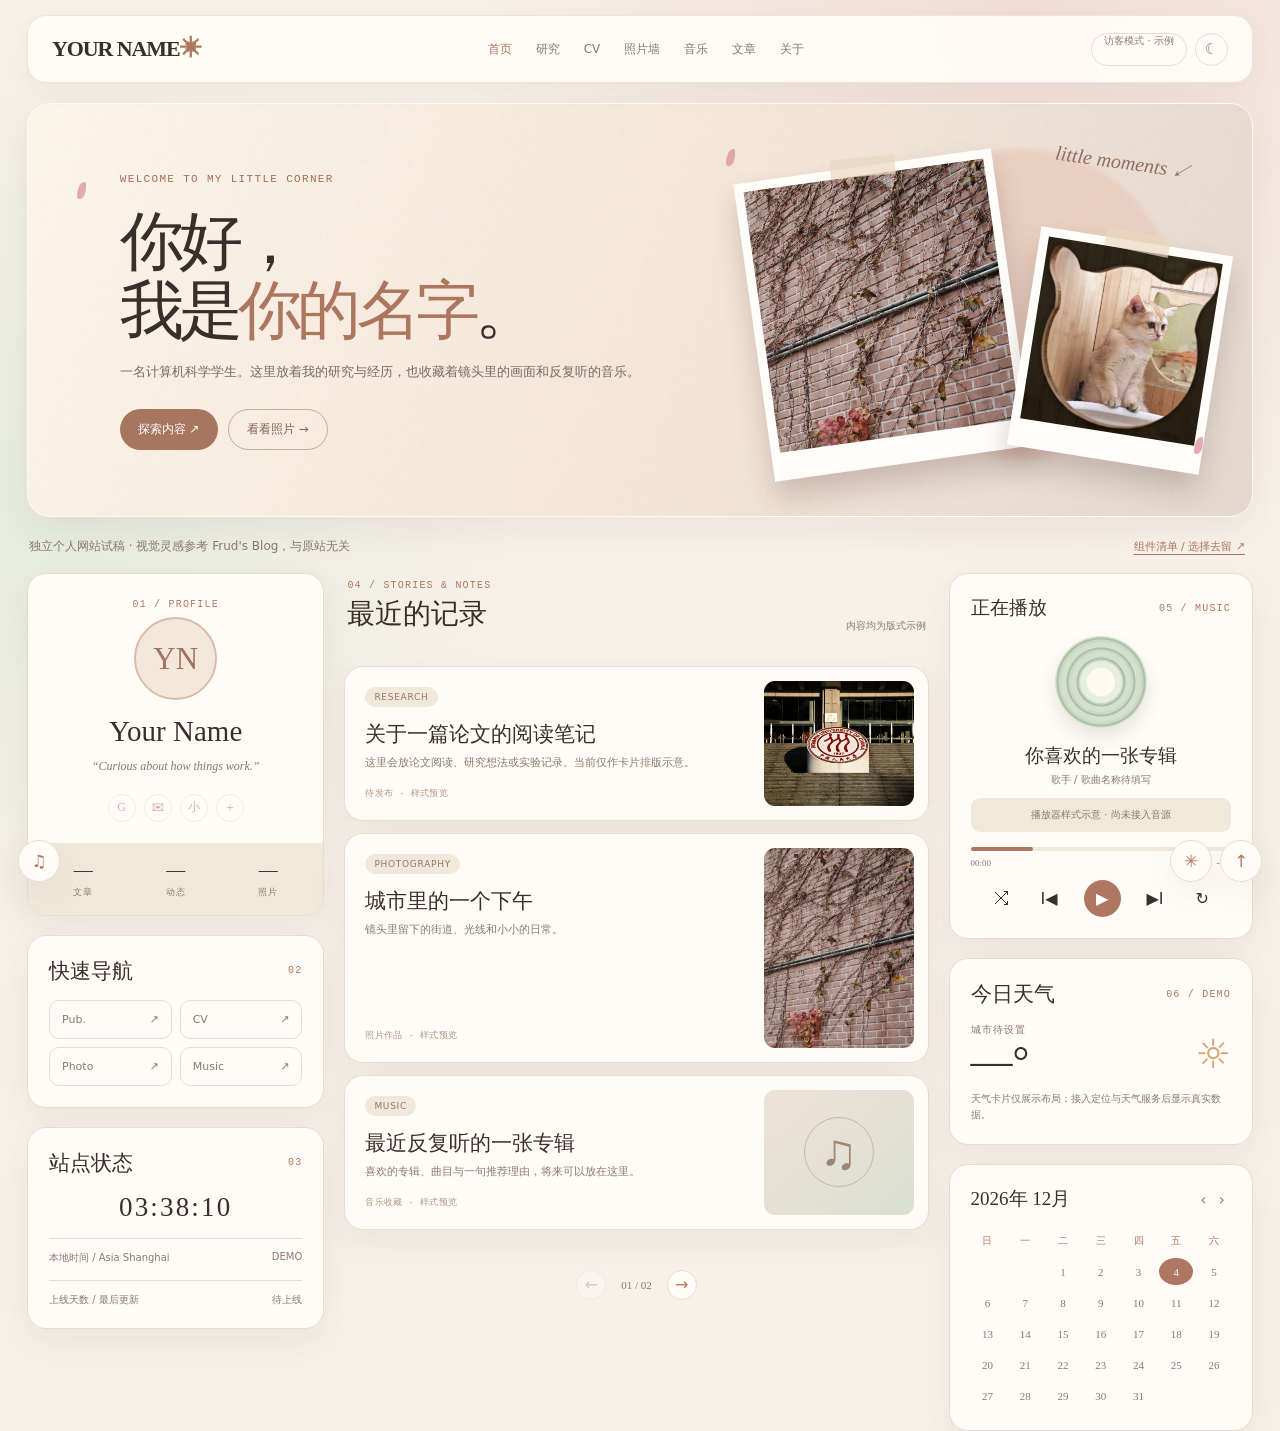
<file: index.html>
<!doctype html>
<html lang="zh-CN">
<head>
  <meta charset="utf-8">
  <meta name="viewport" content="width=device-width,initial-scale=1">
  <meta name="description" content="纸张拼贴风格个人网站完整组件试稿">
  <link rel="icon" href="data:image/svg+xml,%3Csvg xmlns='http://www.w3.org/2000/svg' viewBox='0 0 64 64'%3E%3Crect width='64' height='64' rx='16' fill='%23f5e6d9'/%3E%3Ctext x='32' y='45' text-anchor='middle' font-size='42' fill='%23a8755f'%3E%E2%9C%B3%3C/text%3E%3C/svg%3E">
  <title>完整组件试稿 · Your Name</title>
  <style>
    :root{color-scheme:light;--bg:#f7f1e9;--paper:#fffcf7;--paper2:#f1e8dc;--ink:#392f2a;--muted:#8a796e;--accent:#af7761;--olive:#82927d;--line:#e8dcd0;--shadow:0 13px 35px rgba(83,62,48,.07)}
    *{box-sizing:border-box}html{scroll-behavior:smooth}body{margin:0;background:radial-gradient(circle at 80% 1%,#f0dcd5 0,transparent 32%),radial-gradient(circle at 5% 35%,#e6ebdf 0,transparent 30%),var(--bg);color:var(--ink);font-family:"Microsoft YaHei",system-ui,sans-serif}body.dark{color-scheme:dark;--bg:#252421;--paper:#34312d;--paper2:#403a33;--ink:#f4e9db;--muted:#b7a99b;--accent:#d7a086;--olive:#a5b59b;--line:#554a42;--shadow:0 13px 35px rgba(0,0,0,.16);background:#252421}a{color:inherit;text-decoration:none}button,input{font:inherit}button{cursor:pointer}a:focus-visible,button:focus-visible,input:focus-visible{outline:2px solid var(--accent);outline-offset:3px}img{display:block;max-width:100%}
    .wrap{width:min(1480px,calc(100% - 54px));margin:auto}.site-header{position:sticky;top:10px;z-index:30;width:min(1480px,calc(100% - 54px));height:68px;margin:15px auto 0;padding:0 24px;display:flex;align-items:center;gap:24px;background:color-mix(in srgb,var(--paper) 91%,transparent);border:1px solid color-mix(in srgb,var(--line) 75%,transparent);border-radius:19px;box-shadow:0 8px 25px rgba(78,57,43,.05);backdrop-filter:blur(15px)}.brand{flex:none;font:700 22px Georgia,"Songti SC",serif;letter-spacing:-.05em}.brand i{color:var(--accent);font-style:normal}.top-nav{display:flex;align-items:center;gap:24px;margin:auto;white-space:nowrap}.top-nav a{font-size:12px;color:var(--muted);transition:color .2s}.top-nav a:hover,.top-nav a.active{color:var(--accent)}.head-actions{display:flex;align-items:center;gap:8px;flex:none}.chip,.icon-btn{height:33px;border:1px solid var(--line);background:var(--paper);color:var(--muted);border-radius:999px}.chip{padding:0 12px;font-size:10px;white-space:nowrap}.icon-btn{width:33px;display:grid;place-items:center;font-size:15px}
    .hero{position:relative;min-height:414px;display:flex;align-items:center;margin-top:20px;overflow:hidden;border-radius:23px;background:linear-gradient(112deg,#fdf6eb 0%,#f5e6d9 52%,#e4d8cf 100%);border:1px solid #fffaf5;box-shadow:var(--shadow)}.hero:before{content:"";position:absolute;inset:0;opacity:.2;background-image:url("data:image/svg+xml,%3Csvg viewBox='0 0 120 120' xmlns='http://www.w3.org/2000/svg'%3E%3Cfilter id='n'%3E%3CfeTurbulence type='fractalNoise' baseFrequency='.55' numOctaves='2'/%3E%3C/filter%3E%3Crect width='100%25' height='100%25' filter='url(%23n)' opacity='.22'/%3E%3C/svg%3E")}.hero-copy{position:relative;z-index:2;width:55%;padding:42px 0 45px 7.5%}.eyebrow,.module-id,.smallcap,.post-meta,.stats-label,.footer{font-family:ui-monospace,Consolas,monospace;letter-spacing:.12em}.eyebrow{color:#a76e59;font-size:11px}.hero h1{margin:21px 0 10px;font:500 clamp(43px,5vw,78px)/1.09 Georgia,"Songti SC",serif;letter-spacing:-.075em}.hero h1 em{font-style:normal;color:#ac765f}.hero-copy p{max-width:540px;color:#756b64;font-size:13px;line-height:1.95}.hero-actions{display:flex;gap:10px;margin-top:25px}.solid-btn,.ghost-btn{display:inline-flex;align-items:center;gap:12px;padding:11px 18px;border-radius:999px;font-size:12px}.solid-btn{color:white;background:#a8755f}.ghost-btn{border:1px solid #c6aa9b;color:#806257}.hero-art{position:absolute;inset:0 0 0 auto;width:48%;pointer-events:none}.sun{position:absolute;width:310px;height:310px;right:13%;top:45px;border-radius:50%;background:#eac6b6;filter:blur(2px);opacity:.6}.polaroid{position:absolute;padding:9px 9px 28px;background:#fffdfa;box-shadow:0 17px 28px rgba(66,44,36,.21)}.polaroid img{width:100%;height:100%;object-fit:cover}.polaroid.one{width:260px;height:300px;left:15%;top:61px;transform:rotate(-8deg)}.polaroid.two{width:194px;height:221px;right:6%;top:136px;transform:rotate(9deg)}.polaroid:after{content:"";position:absolute;width:65px;height:19px;top:-9px;left:calc(50% - 32px);background:#ead8bfaf;transform:rotate(3deg)}.hero-art .doodle{position:absolute;right:10%;top:45px;color:#916d61;font:italic 20px Georgia,serif;transform:rotate(8deg)}.petal{position:absolute;z-index:3;width:9px;height:17px;border-radius:85% 12% 70% 17%;background:#d9949d;opacity:.76;animation:drift 6s ease-in-out infinite alternate}.p1{left:4%;top:19%}.p2{left:57%;top:11%;animation-delay:-2s}.p3{right:4%;bottom:15%;animation-delay:-4s}@keyframes drift{to{translate:13px 16px;rotate:25deg}}
    .study-bar{display:flex;align-items:center;justify-content:space-between;gap:20px;padding:21px 2px 18px}.study-bar p{margin:0;color:var(--muted);font-size:12px}.study-bar button{border:0;background:none;color:var(--accent);font-size:11px;text-decoration:underline;text-underline-offset:4px}.search-row{position:relative;max-width:620px;margin:2px auto 27px}.search-row input{width:100%;height:49px;padding:0 49px 0 19px;border:1px solid var(--line);border-radius:15px;background:var(--paper);color:var(--ink);box-shadow:var(--shadow);font-size:12px}.search-row span{position:absolute;right:17px;top:13px;color:var(--accent);font-size:19px}
    .layout{display:grid;grid-template-columns:minmax(235px,.84fr) minmax(400px,1.65fr) minmax(248px,.86fr);gap:20px;align-items:start}.column{display:flex;flex-direction:column;gap:19px;min-width:0}.card{position:relative;background:var(--paper);border:1px solid var(--line);border-radius:19px;box-shadow:var(--shadow);overflow:hidden}.module-id{color:var(--accent);font-size:10px;text-transform:uppercase}.card-pad{padding:21px}.card-head{display:flex;align-items:center;justify-content:space-between;gap:10px;margin-bottom:15px}.card-head h2,.card-head h3{margin:0;font:500 21px Georgia,"Songti SC",serif}.tiny-note{color:var(--muted);font-size:10px}
    .profile{padding:25px;text-align:center}.profile-avatar{width:83px;height:83px;margin:7px auto 15px;display:grid;place-items:center;border:2px solid #d8bba9;border-radius:50%;background:#f3e7dc;color:#9f735f;font:31px Georgia,serif}.profile h2{margin:0;font:500 29px Georgia,serif}.profile-quote{margin:9px auto 17px;max-width:235px;color:var(--muted);font:italic 12px/1.65 Georgia,"Songti SC",serif}.social{display:flex;justify-content:center;gap:8px}.social a,.social span{width:28px;height:28px;display:grid;place-items:center;border-radius:50%;border:1px solid var(--line);color:var(--accent);font:12px Georgia,serif}.social span{opacity:.55}.stats{display:grid;grid-template-columns:repeat(3,1fr);gap:2px;margin:21px -25px -25px;padding:16px 10px;background:var(--paper2)}.stats b{display:block;font:500 19px Georgia,serif}.stats-label{display:block;margin-top:5px;color:var(--muted);font-size:9px}.quick-links{display:grid;grid-template-columns:1fr 1fr;gap:8px}.quick-links a{display:flex;justify-content:space-between;padding:12px;border:1px solid var(--line);border-radius:10px;color:var(--muted);font-size:11px;transition:background .2s}.quick-links a:hover{background:var(--paper2);color:var(--ink)}.clock{font:500 27px Georgia,serif;letter-spacing:.08em;text-align:center}.status-line{display:flex;justify-content:space-between;margin-top:15px;border-top:1px solid var(--line);padding-top:12px;color:var(--muted);font-size:10px}
    .feed-title{display:flex;align-items:end;justify-content:space-between;margin:0 0 14px;padding:0 3px}.feed-title h2{margin:3px 0 0;font:500 28px Georgia,"Songti SC",serif}.feed-title small{color:var(--muted);font-size:10px}.post{display:grid;grid-template-columns:1fr 150px;gap:16px;padding:14px;margin-bottom:12px;min-height:150px}.post-copy{display:flex;flex-direction:column;min-width:0;padding:6px}.post-tag{align-self:start;padding:5px 9px;border-radius:999px;background:var(--paper2);color:#987765;font-size:9px;letter-spacing:.08em}.post h3{margin:13px 0 6px;font:500 21px/1.35 Georgia,"Songti SC",serif}.post p{margin:0;color:var(--muted);font-size:11px;line-height:1.7}.post-meta{display:flex;align-items:center;gap:11px;margin-top:auto;padding-top:14px;color:#ad9788;font-size:9px;letter-spacing:.04em}.post-media{overflow:hidden;border-radius:11px;background:#e8ddd0}.post-media img{width:100%;height:100%;object-fit:cover}.post-media.illustration{display:grid;place-items:center;background:linear-gradient(140deg,#efe2d7,#d9dfd1);color:#9c8775;font:italic 50px Georgia,serif}.post-media.illustration span{width:70px;height:70px;display:grid;place-items:center;border:1px solid #c8b8a9;border-radius:50%}.pagination{display:flex;align-items:center;justify-content:center;gap:15px;padding:9px}.pagination button{border:1px solid var(--line);border-radius:999px;background:var(--paper);color:var(--accent);width:30px;height:30px}.pagination button:disabled{opacity:.35;cursor:default}.pagination span{color:var(--muted);font:11px Georgia,serif}
    .record{width:92px;height:92px;margin:10px auto 15px;border-radius:50%;display:grid;place-items:center;background:repeating-radial-gradient(circle at center,#cbd8c6 0 2px,#abbfa8 3px 4px,#d4e0cc 5px 10px);box-shadow:0 9px 18px rgba(75,80,65,.13);animation:spin 12s linear infinite;animation-play-state:paused}.record.playing{animation-play-state:running}.record:before{content:"";width:28px;height:28px;border:7px solid #e7f0e0;background:#fffaf1;border-radius:50%}@keyframes spin{to{transform:rotate(360deg)}}.player{text-align:center}.player h3{margin:0;font:500 19px Georgia,"Songti SC",serif}.player p{margin:4px 0 11px;color:var(--muted);font-size:10px}.lyric{padding:10px;border-radius:9px;background:var(--paper2);color:var(--muted);font-size:10px}.progress{height:4px;margin:15px 0 7px;border-radius:9px;background:var(--paper2)}.progress i{display:block;width:24%;height:100%;border-radius:9px;background:var(--accent)}.time{display:flex;justify-content:space-between;color:var(--muted);font:9px Georgia,serif}.controls{display:flex;align-items:center;justify-content:center;gap:20px;margin-top:12px}.controls button{border:0;background:none;color:var(--ink);font-size:16px}.controls .play{width:37px;height:37px;border-radius:50%;background:var(--accent);color:#fff}.weather-main{display:flex;align-items:center;justify-content:space-between}.weather-main strong{font:42px Georgia,serif}.weather-main .sun-icon{font-size:40px;color:#d2a274}.weather-note{margin:6px 0 0;color:var(--muted);font-size:10px;line-height:1.6}.calendar-title{display:flex;justify-content:space-between;align-items:center;margin-bottom:15px}.calendar-title strong{font:500 19px Georgia,serif}.calendar-title button{border:0;background:none;color:var(--accent)}.calendar-grid{display:grid;grid-template-columns:repeat(7,1fr);gap:4px;text-align:center}.calendar-grid span{height:27px;display:grid;place-items:center;font:11px Georgia,serif;color:var(--muted)}.calendar-grid .weekday{color:var(--accent);font-size:10px}.calendar-grid .today{border-radius:50%;background:var(--accent);color:#fff}
    .footer{display:flex;justify-content:space-between;gap:15px;margin:48px auto 100px;padding:21px 0;border-top:1px solid var(--line);color:var(--muted);font-size:10px}.float-controls{position:fixed;z-index:25;bottom:18px;right:18px;display:flex;gap:8px}.float-controls button,.floating-left{width:42px;height:42px;border:1px solid var(--line);border-radius:50%;background:var(--paper);color:var(--accent);box-shadow:var(--shadow);font-size:17px}.floating-left{position:fixed;z-index:25;left:18px;bottom:18px;display:grid;place-items:center}.toast{position:fixed;z-index:50;left:50%;bottom:70px;transform:translateX(-50%);padding:9px 16px;border-radius:999px;background:var(--ink);color:var(--paper);font-size:11px;box-shadow:var(--shadow)}.toast[hidden]{display:none}
    .inventory{position:fixed;z-index:60;top:92px;right:24px;width:min(350px,calc(100vw - 32px));max-height:calc(100vh - 110px);overflow:auto;padding:21px;border:1px solid var(--line);border-radius:19px;background:var(--paper);box-shadow:0 25px 65px rgba(45,28,20,.24)}.inventory[hidden]{display:none}.inventory-top{display:flex;align-items:center;justify-content:space-between}.inventory h2{margin:0;font:500 22px Georgia,"Songti SC",serif}.inventory p{color:var(--muted);font-size:11px;line-height:1.6}.inventory-list{display:grid;gap:6px}.inventory-list label{display:flex;align-items:center;gap:10px;padding:9px 7px;border-bottom:1px solid var(--line);font-size:11px}.inventory-list input{accent-color:var(--accent)}.inventory-list em{margin-left:auto;color:var(--accent);font:9px ui-monospace,monospace}.inventory-reset{width:100%;margin-top:16px;padding:10px;border:1px solid var(--line);border-radius:9px;background:var(--paper2);color:var(--ink);font-size:11px}.hidden-module{display:none!important}
    @media(max-width:1240px){.top-nav{gap:13px}.top-nav a{font-size:11px}.layout{grid-template-columns:minmax(215px,.8fr) minmax(370px,1.55fr)}.right-col{grid-column:1/-1;display:grid;grid-template-columns:repeat(3,minmax(0,1fr))}.right-col .card{height:100%}}
    @media(max-width:790px){.wrap,.site-header{width:calc(100% - 28px)}.site-header{height:auto;min-height:61px;padding:11px 16px}.top-nav{overflow:auto;margin-left:auto}.top-nav a:nth-child(n+5){display:none}.head-actions .chip{display:none}.hero{min-height:350px}.hero-copy{width:65%;padding-left:5%}.hero-art{width:40%}.polaroid.one{width:155px;height:180px;left:0;top:92px}.polaroid.two{width:120px;height:140px;right:2%;top:155px}.doodle{display:none}.layout{grid-template-columns:1fr}.left-col{display:grid;grid-template-columns:1fr 1fr}.left-col .profile{grid-row:span 2}.right-col{grid-column:auto}.post{grid-template-columns:1fr 130px}}
    @media(max-width:560px){.site-header{top:5px;margin-top:6px}.brand{font-size:18px}.top-nav{gap:10px}.top-nav a:nth-child(n+3){display:none}.hero{min-height:520px;align-items:start}.hero-copy{width:100%;padding:30px 26px}.hero h1{font-size:44px}.hero-copy p{font-size:11px}.hero-art{inset:auto 0 0;width:100%;height:215px}.sun{width:180px;height:180px;right:16%;top:0}.polaroid.one{width:160px;height:176px;left:23%;top:15px}.polaroid.two{width:110px;height:130px;right:11%;top:60px}.study-bar{padding-top:17px}.study-bar p{font-size:10px}.search-row{margin-bottom:19px}.left-col,.right-col{display:flex}.post{grid-template-columns:1fr 105px;min-height:137px;padding:10px}.post h3{font-size:17px}.post p{font-size:10px}.post-meta{font-size:8px}.footer{flex-direction:column}.float-controls{right:10px;bottom:10px}.floating-left{left:10px;bottom:10px}}
    @media(prefers-reduced-motion:reduce){*,*:before,*:after{animation-duration:.01ms!important;scroll-behavior:auto!important}}
    .search-row,.footer{display:none!important}
  </style>
</head>
<body>
  <header class="site-header" data-module="header"><a class="brand" href="paper-blog-full-demo.html">YOUR NAME<i>✳</i></a><nav class="top-nav" aria-label="主导航"><a class="active" href="#top">首页</a><a href="paper-publications-demo.html">研究</a><a href="paper-cv-demo.html">CV</a><a href="paper-photography-demo.html">照片墙</a><a href="paper-music-demo.html">音乐</a><a href="#feed">文章</a><a href="#profile">关于</a></nav><div class="head-actions"><span class="chip">访客模式 · 示例</span><button id="theme-toggle" class="icon-btn" aria-label="切换深色模式">☾</button></div></header>
  <main id="top" class="wrap">
    <section class="hero" data-module="hero" aria-label="首页横幅"><span class="petal p1"></span><span class="petal p2"></span><span class="petal p3"></span><div class="hero-copy"><span class="eyebrow">WELCOME TO MY LITTLE CORNER</span><h1>你好，<br>我是<em>你的名字</em>。</h1><p>一名计算机科学学生。这里放着我的研究与经历，也收藏着镜头里的画面和反复听的音乐。</p><div class="hero-actions"><a class="solid-btn" href="#feed">探索内容 ↗</a><a class="ghost-btn" href="paper-photography-demo.html">看看照片 →</a></div></div><div class="hero-art" aria-hidden="true"><span class="sun"></span><div class="polaroid one"><img src="photo-assets/display/city/040.webp" alt=""></div><div class="polaroid two"><img src="photo-assets/display/nature/010.webp" alt=""></div><span class="doodle">little moments ↙</span></div></section>
    <div class="study-bar"><p>独立个人网站试稿 · 视觉灵感参考 Frud's Blog，与原站无关</p><button id="inventory-open" type="button">组件清单 / 选择去留 ↗</button></div>
    <div class="search-row" data-module="search"><label for="site-search" class="sr-only" style="position:absolute;clip:rect(0,0,0,0)">搜索示例文章</label><input id="site-search" type="search" placeholder="搜索示例文章或栏目…"><span aria-hidden="true">⌕</span></div>
    <div class="layout">
      <aside class="column left-col" aria-label="个人与导航">
        <section id="profile" class="card profile" data-module="profile"><div class="module-id">01 / PROFILE</div><div class="profile-avatar" aria-label="头像占位">YN</div><h2>Your Name</h2><p class="profile-quote">“Curious about how things work.”</p><div class="social"><span title="GitHub 待填写">G</span><span title="邮箱待填写">✉</span><span title="小红书待填写">小</span><span title="其他社交账号待填写">＋</span></div><div class="stats"><div><b>—</b><span class="stats-label">文章</span></div><div><b>—</b><span class="stats-label">动态</span></div><div><b>—</b><span class="stats-label">照片</span></div></div></section>
        <section class="card card-pad" data-module="quicknav"><div class="card-head"><h3>快速导航</h3><span class="module-id">02</span></div><div class="quick-links"><a href="paper-publications-demo.html">Pub. <span>↗</span></a><a href="paper-cv-demo.html">CV <span>↗</span></a><a href="paper-photography-demo.html">Photo <span>↗</span></a><a href="paper-music-demo.html">Music <span>↗</span></a></div></section>
        <section class="card card-pad" data-module="status"><div class="card-head"><h3>站点状态</h3><span class="module-id">03</span></div><div id="clock" class="clock">--:--:--</div><div class="status-line"><span>本地时间 / Asia Shanghai</span><span>DEMO</span></div><div class="status-line"><span>上线天数 / 最后更新</span><span>待上线</span></div></section>
      </aside>
      <section id="feed" class="column center-col" data-module="feed" aria-label="文章与栏目"><div class="feed-title"><div><span class="module-id">04 / STORIES & NOTES</span><h2>最近的记录</h2></div><small>内容均为版式示例</small></div><div id="post-list"></div><div class="pagination"><button id="page-prev" aria-label="上一页">←</button><span id="page-count">01 / 02</span><button id="page-next" aria-label="下一页">→</button></div></section>
      <aside class="column right-col" aria-label="音乐、天气与日历">
        <section id="mini-player" class="card card-pad player" data-module="player"><div class="card-head"><h3>正在播放</h3><span class="module-id">05 / MUSIC</span></div><div id="record" class="record" aria-hidden="true"></div><h3>你喜欢的一张专辑</h3><p>歌手 / 歌曲名称待填写</p><div class="lyric">播放器样式示意 · 尚未接入音源</div><div class="progress"><i></i></div><div class="time"><span>00:00</span><span>--:--</span></div><div class="controls"><button class="demo-action" aria-label="随机播放" title="示例组件">⤨</button><button class="demo-action" aria-label="上一首" title="示例组件">Ⅰ◀</button><button id="play-toggle" class="play" aria-label="播放示意" title="尚未接入音源">▶</button><button class="demo-action" aria-label="下一首" title="示例组件">▶Ⅰ</button><button class="demo-action" aria-label="循环播放" title="示例组件">↻</button></div></section>
        <section class="card card-pad" data-module="weather"><div class="card-head"><h3>今日天气</h3><span class="module-id">06 / DEMO</span></div><div class="weather-main"><div><div class="smallcap tiny-note">城市待设置</div><strong>—°</strong></div><span class="sun-icon" aria-hidden="true">☼</span></div><p class="weather-note">天气卡片仅展示布局；接入定位与天气服务后显示真实数据。</p></section>
        <section class="card card-pad" data-module="calendar"><div class="calendar-title"><strong id="month-title">日历</strong><div><button id="month-prev" aria-label="上个月">‹</button><button id="month-next" aria-label="下个月">›</button></div></div><div class="calendar-grid" id="calendar-grid"></div></section>
      </aside>
    </div>
    <footer class="footer" data-module="footer"><span>© 2026 YOUR NAME · COMPLETE COMPONENT STUDY</span><span>这是独立试稿，正式主页未修改。</span></footer>
  </main>
  <a href="#mini-player" class="floating-left" data-module="floating" aria-label="跳到音乐播放器">♫</a><div class="float-controls" data-module="floating"><button id="tip-button" type="button" aria-label="试稿提示">✳</button><button id="back-top" type="button" aria-label="回到顶部">↑</button></div><div id="toast" class="toast" role="status" hidden></div>
  <aside id="inventory" class="inventory" aria-label="组件清单" hidden><div class="inventory-top"><h2>组件清单</h2><button id="inventory-close" class="icon-btn" aria-label="关闭组件清单">×</button></div><p>勾选会立即显示或隐藏对应模块；仅用于这张试稿，不会修改正式网站。</p><div id="inventory-list" class="inventory-list"></div><button id="inventory-reset" class="inventory-reset">恢复显示全部</button></aside>
  <script>
    const modules=[['header','顶部导航'],['hero','首页横幅 / 拼贴'],['profile','个人资料 / 社交 / 统计'],['quicknav','四个栏目入口'],['status','时间与站点状态'],['feed','文章列表 / 分页'],['player','音乐播放器'],['weather','天气卡片'],['calendar','日历'],['floating','浮动按钮']];
    const inventory=document.getElementById('inventory'),inventoryList=document.getElementById('inventory-list');
    modules.forEach(([key,label],i)=>{const row=document.createElement('label');const input=document.createElement('input');input.type='checkbox';input.checked=true;input.addEventListener('change',()=>document.querySelectorAll('[data-module="'+key+'"]').forEach(el=>el.classList.toggle('hidden-module',!input.checked)));const title=document.createElement('span');title.textContent=label;const no=document.createElement('em');no.textContent=String(i+1).padStart(2,'0');row.append(input,title,no);inventoryList.append(row)});
    document.getElementById('inventory-open').onclick=()=>inventory.hidden=false;document.getElementById('inventory-close').onclick=()=>inventory.hidden=true;document.getElementById('inventory-reset').onclick=()=>inventoryList.querySelectorAll('input').forEach(input=>{input.checked=true;input.dispatchEvent(new Event('change'))});
    document.addEventListener('keydown',event=>{if(event.key==='Escape')inventory.hidden=true});
    const posts=[
      {tag:'RESEARCH',title:'关于一篇论文的阅读笔记',desc:'这里会放论文阅读、研究想法或实验记录。当前仅作卡片排版示意。',image:'photo-assets/display/city/010.webp',date:'待发布'},
      {tag:'PHOTOGRAPHY',title:'城市里的一个下午',desc:'镜头里留下的街道、光线和小小的日常。',image:'photo-assets/display/city/040.webp',date:'照片作品',href:'paper-photography-demo.html'},
      {tag:'MUSIC',title:'最近反复听的一张专辑',desc:'喜欢的专辑、曲目与一句推荐理由，将来可以放在这里。',letter:'♫',date:'音乐收藏',href:'paper-music-demo.html'},
      {tag:'PERSONAL',title:'关于我和这个网站',desc:'一张网页版简历与一些正在做的事。资料尚待补充。',letter:'✳',date:'个人资料',href:'paper-cv-demo.html'},
      {tag:'NOTE',title:'下一篇记录，留给以后',desc:'当你有真正想分享的内容，再替换这张占位卡。',image:'photo-assets/display/nature/020.webp',date:'待发布'}
    ];
    let page=0;const pageSize=3;const postList=document.getElementById('post-list'),search=document.getElementById('site-search');
    function renderPosts(){const q=search.value.trim().toLowerCase(),list=posts.filter(p=>(p.tag+' '+p.title+' '+p.desc+' '+p.date).toLowerCase().includes(q));const pages=Math.max(1,Math.ceil(list.length/pageSize));page=Math.min(page,pages-1);postList.innerHTML='';list.slice(page*pageSize,(page+1)*pageSize).forEach(p=>{const article=document.createElement('article');article.className='card post';const copy=document.createElement('div');copy.className='post-copy';const tag=document.createElement('span');tag.className='post-tag';tag.textContent=p.tag;const title=document.createElement('h3');title.textContent=p.title;const desc=document.createElement('p');desc.textContent=p.desc;const meta=document.createElement('div');meta.className='post-meta';meta.textContent=p.date+'  ·  样式预览';copy.append(tag,title,desc,meta);const media=document.createElement('div');media.className='post-media'+(p.image?'':' illustration');if(p.image){const img=document.createElement('img');img.src=p.image;img.alt='用户照片';img.loading='lazy';media.append(img)}else{const letter=document.createElement('span');letter.textContent=p.letter;media.append(letter)}article.append(copy,media);if(p.href){article.style.cursor='pointer';article.tabIndex=0;article.setAttribute('role','link');article.setAttribute('aria-label',p.title+'，打开页面');article.onclick=()=>location.href=p.href;article.onkeydown=e=>{if(e.key==='Enter')location.href=p.href}}postList.append(article)});if(!list.length){const empty=document.createElement('p');empty.textContent='没有匹配的示例内容。';empty.style.color='var(--muted)';postList.append(empty)}document.getElementById('page-count').textContent=String(page+1).padStart(2,'0')+' / '+String(pages).padStart(2,'0');document.getElementById('page-prev').disabled=page===0;document.getElementById('page-next').disabled=page>=pages-1}
    search.addEventListener('input',()=>{page=0;renderPosts()});document.getElementById('page-prev').onclick=()=>{page--;renderPosts()};document.getElementById('page-next').onclick=()=>{page++;renderPosts()};renderPosts();
    let shownMonth=new Date();function renderCalendar(){const y=shownMonth.getFullYear(),m=shownMonth.getMonth(),today=new Date(),days=new Date(y,m+1,0).getDate(),offset=new Date(y,m,1).getDay(),grid=document.getElementById('calendar-grid');document.getElementById('month-title').textContent=y+'年 '+String(m+1).padStart(2,'0')+'月';grid.innerHTML='';'日一二三四五六'.split('').forEach(d=>{const span=document.createElement('span');span.className='weekday';span.textContent=d;grid.append(span)});for(let i=0;i<offset;i++)grid.append(document.createElement('span'));for(let d=1;d<=days;d++){const span=document.createElement('span');span.textContent=d;if(y===today.getFullYear()&&m===today.getMonth()&&d===today.getDate())span.className='today';grid.append(span)}}document.getElementById('month-prev').onclick=()=>{shownMonth.setMonth(shownMonth.getMonth()-1);renderCalendar()};document.getElementById('month-next').onclick=()=>{shownMonth.setMonth(shownMonth.getMonth()+1);renderCalendar()};renderCalendar();
    function tick(){document.getElementById('clock').textContent=new Date().toLocaleTimeString('en-GB',{timeZone:'Asia/Shanghai',hour12:false})}tick();setInterval(tick,1000);
    document.getElementById('theme-toggle').onclick=()=>{document.body.classList.toggle('dark');document.getElementById('theme-toggle').textContent=document.body.classList.contains('dark')?'☼':'☾'};
    let toastTimer;function toast(message){const el=document.getElementById('toast');el.textContent=message;el.hidden=false;clearTimeout(toastTimer);toastTimer=setTimeout(()=>el.hidden=true,2800)}document.querySelectorAll('.demo-action').forEach(btn=>btn.onclick=()=>toast('音乐控制为视觉示意，尚未接入音源'));document.getElementById('play-toggle').onclick=()=>toast('尚未接入音源；音乐页可在确定版权合规的播放方式后连接');document.getElementById('tip-button').onclick=()=>toast('这是完整组件试稿。打开组件清单，逐项勾选去留。');document.getElementById('back-top').onclick=()=>window.scrollTo({top:0,behavior:'smooth'});
  </script>
</body>
</html>
</file>
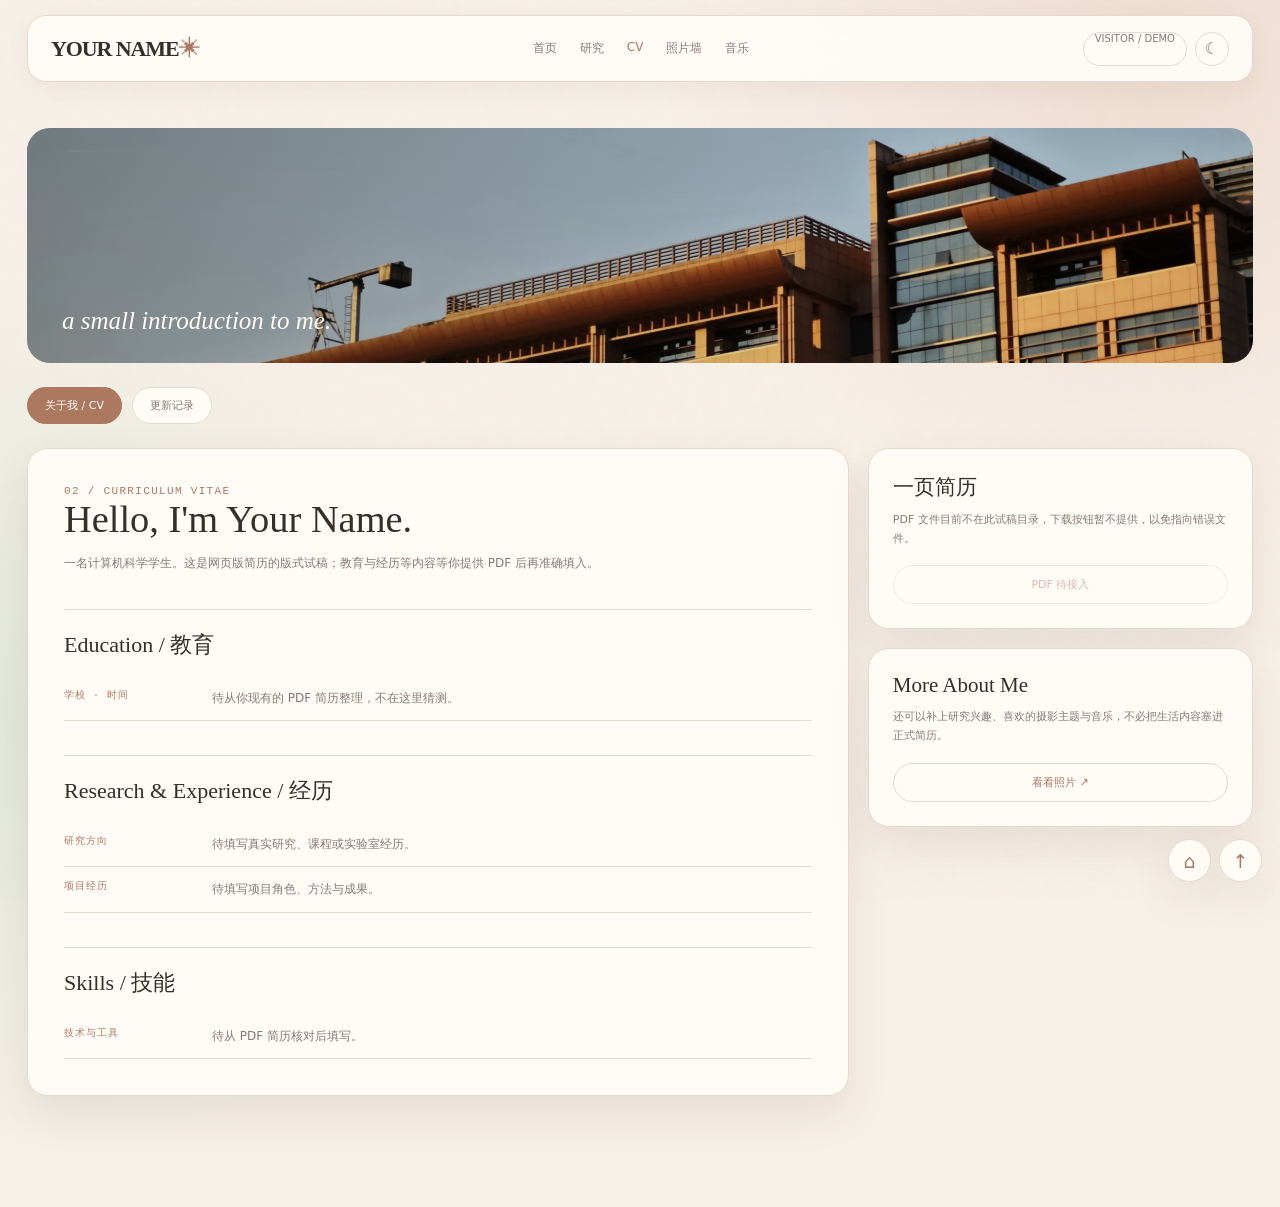
<file: paper-cv-demo.html>
<!doctype html><html lang="zh-CN"><head><meta charset="utf-8"><meta name="viewport" content="width=device-width,initial-scale=1"><meta name="description" content="网页版简历纸张风格试稿"><title>CV · 完整系列试稿</title><link rel="stylesheet" href="paper-sub.css"><script src="paper-sub.js" defer></script></head>
<body data-page="cv"><span class="petal a"></span><span class="petal b"></span><span class="petal c"></span>
<header class="site-header wrap"><a class="brand" href="paper-blog-full-demo.html">YOUR NAME<b>✳</b></a><nav class="nav" aria-label="主导航"><a href="paper-blog-full-demo.html">首页</a><a href="paper-publications-demo.html">研究</a><a href="paper-cv-demo.html" aria-current="page">CV</a><a href="paper-photography-demo.html">照片墙</a><a href="paper-music-demo.html">音乐</a></nav><div class="head-actions"><span class="visit-chip">VISITOR / DEMO</span><button class="theme-button" data-theme aria-label="切换深色模式">☾</button></div></header>
<main class="page wrap"><div class="cv-cover"><img src="photo-assets/display/city/050.webp" alt="来自个人摄影作品的城市封面照片"><span>a small introduction to me.</span></div><div class="cv-tabs" role="tablist" aria-label="简历内容"><button type="button" role="tab" aria-selected="true" aria-controls="cv-resume" class="active" data-cv-tab="resume">关于我 / CV</button><button type="button" role="tab" aria-selected="false" aria-controls="cv-updates" data-cv-tab="updates">更新记录</button></div>
<div class="cv-main" id="cv-resume" role="tabpanel"><section class="card cv-sheet"><span class="eyebrow">02 / CURRICULUM VITAE</span><h1>Hello, I'm Your Name.</h1><p class="note">一名计算机科学学生。这是网页版简历的版式试稿；教育与经历等内容等你提供 PDF 后再准确填入。</p><section class="cv-section"><h2>Education / 教育</h2><div class="cv-row"><span>学校 · 时间</span><p>待从你现有的 PDF 简历整理，不在这里猜测。</p></div></section><section class="cv-section"><h2>Research & Experience / 经历</h2><div class="cv-row"><span>研究方向</span><p>待填写真实研究、课程或实验室经历。</p></div><div class="cv-row"><span>项目经历</span><p>待填写项目角色、方法与成果。</p></div></section><section class="cv-section"><h2>Skills / 技能</h2><div class="cv-row"><span>技术与工具</span><p>待从 PDF 简历核对后填写。</p></div></section></section><aside class="cv-side"><div class="card"><h3>一页简历</h3><p>PDF 文件目前不在此试稿目录，下载按钮暂不提供，以免指向错误文件。</p><button class="ghost-btn" type="button" disabled>PDF 待接入</button></div><div class="card"><h3>More About Me</h3><p>还可以补上研究兴趣、喜欢的摄影主题与音乐，不必把生活内容塞进正式简历。</p><a class="ghost-btn" href="paper-photography-demo.html">看看照片 ↗</a></div></aside></div>
<section id="cv-updates" class="card update-panel" role="tabpanel" hidden><span class="micro">CV / CHANGELOG</span><h2 style="font:500 26px Georgia,serif">更新记录</h2><div class="blank"><strong>第一条更新，留给你。</strong>等正式简历内容整理好之后，这里可以记录新增经历和更新日期。此处不编造时间线。</div></section></main>
<div class="floating-note"><a href="paper-blog-full-demo.html" aria-label="返回主页">⌂</a><button type="button" data-top aria-label="回到顶部">↑</button></div><div class="toast" id="toast" role="status" hidden></div></body></html>
</file>
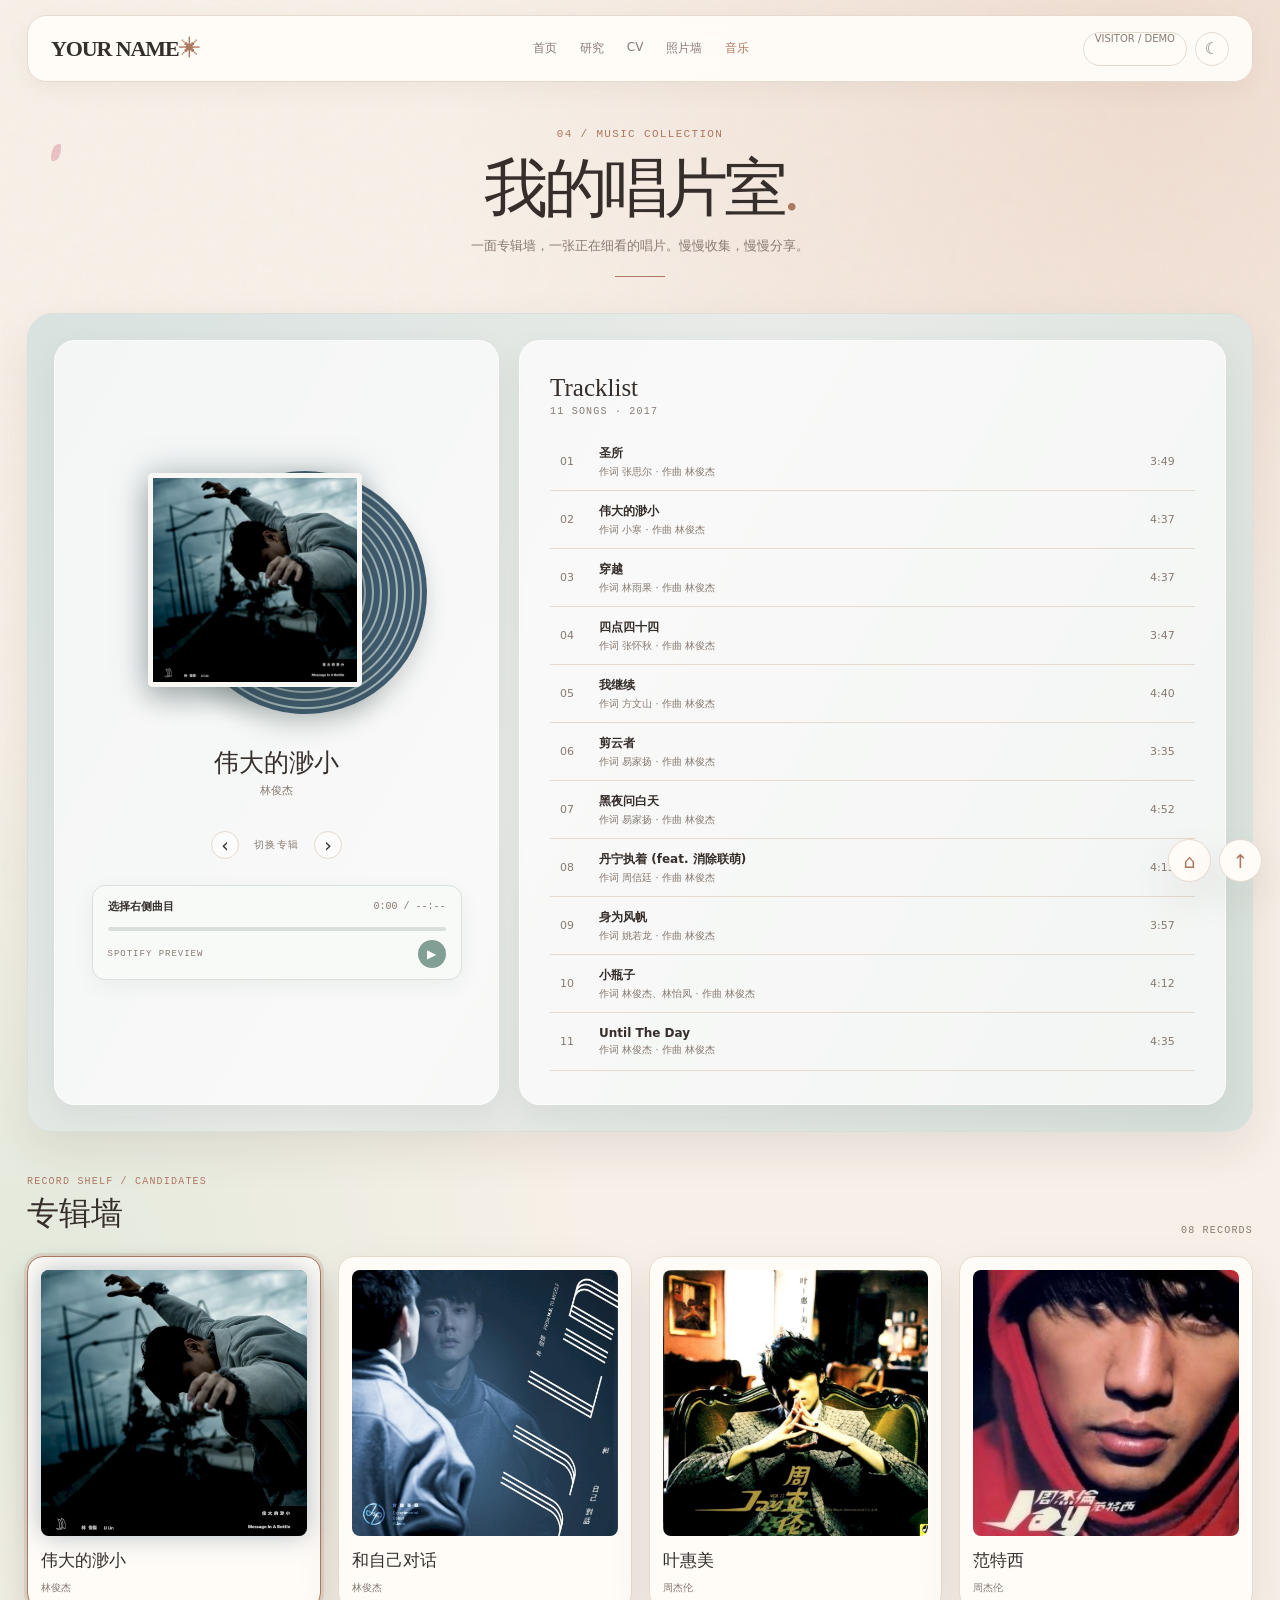
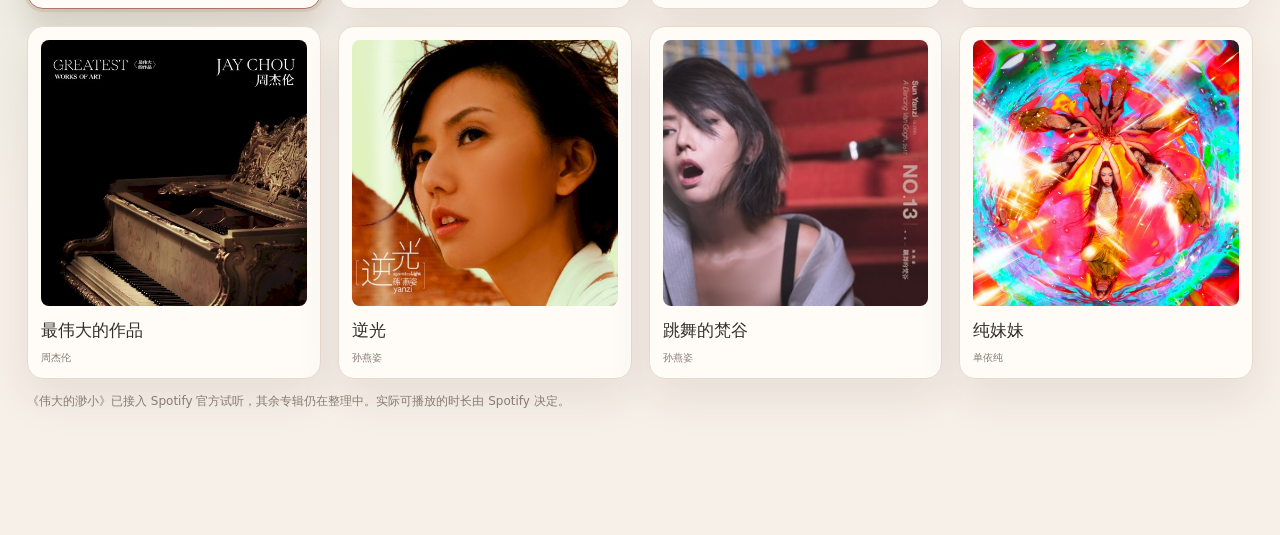
<file: paper-music-demo.html>
<!doctype html><html lang="zh-CN"><head><meta charset="utf-8"><meta name="viewport" content="width=device-width,initial-scale=1"><meta name="description" content="唱片墙与播放器舞台试稿"><title>Music · 完整系列试稿</title><link rel="stylesheet" href="paper-sub.css"><link rel="stylesheet" href="music-covers.css?v=spotify-3"><script src="music-data.js?v=spotify-3" defer></script><script src="paper-sub.js?v=spotify-3" defer></script></head>
<body data-page="music"><span class="petal a"></span><span class="petal b"></span><span class="petal c"></span>
<header class="site-header wrap"><a class="brand" href="paper-blog-full-demo.html">YOUR NAME<b>✳</b></a><nav class="nav" aria-label="主导航"><a href="paper-blog-full-demo.html">首页</a><a href="paper-publications-demo.html">研究</a><a href="paper-cv-demo.html">CV</a><a href="paper-photography-demo.html">照片墙</a><a href="paper-music-demo.html" aria-current="page">音乐</a></nav><div class="head-actions"><span class="visit-chip">VISITOR / DEMO</span><button class="theme-button" data-theme aria-label="切换深色模式">☾</button></div></header>
<main class="page wrap"><section class="intro"><span class="eyebrow">04 / MUSIC COLLECTION</span><h1>我的唱片室<span style="color:var(--accent)">.</span></h1><p>一面专辑墙，一张正在细看的唱片。慢慢收集，慢慢分享。</p><div class="rule"></div></section>
<section class="music-stage" aria-label="播放器舞台">
  <div class="card music-disc-panel">
    <div id="music-disc" class="music-disc" aria-hidden="true"><div class="music-disc-core">♫</div></div>
    <h2 id="music-now-title">伟大的渺小</h2><p id="music-now-artist">林俊杰</p>
    <div class="music-controls"><button type="button" id="music-prev" aria-label="上一张专辑">‹</button><span>切换专辑</span><button type="button" id="music-next" aria-label="下一张专辑">›</button></div>
    <div class="music-mini-player" role="group" aria-label="试听控制">
      <div class="music-mini-top"><span id="music-mini-song">选择右侧曲目</span><span id="music-mini-time">0:00 / --:--</span></div>
      <div class="music-mini-timeline" aria-hidden="true"><i id="music-mini-fill"></i></div>
      <div class="music-mini-bottom"><span>SPOTIFY PREVIEW</span><button type="button" id="music-mini-play" aria-label="播放试听">▶</button></div>
    </div>
  </div>
  <div class="card music-info"><div id="music-info-content" class="music-info-content"></div></div>
</section>
<section aria-label="专辑墙"><div class="music-wall-heading"><div><span class="micro">RECORD SHELF / CANDIDATES</span><h2>专辑墙</h2></div><span id="album-count" class="count"></span></div><div id="music-wall" class="music-wall"></div><p class="note">《伟大的渺小》已接入 Spotify 官方试听，其余专辑仍在整理中。实际可播放的时长由 Spotify 决定。</p></section></main>
<div class="floating-note"><a href="paper-blog-full-demo.html" aria-label="返回主页">⌂</a><button type="button" data-top aria-label="回到顶部">↑</button></div><div class="toast" id="toast" role="status" hidden></div></body></html>
</file>
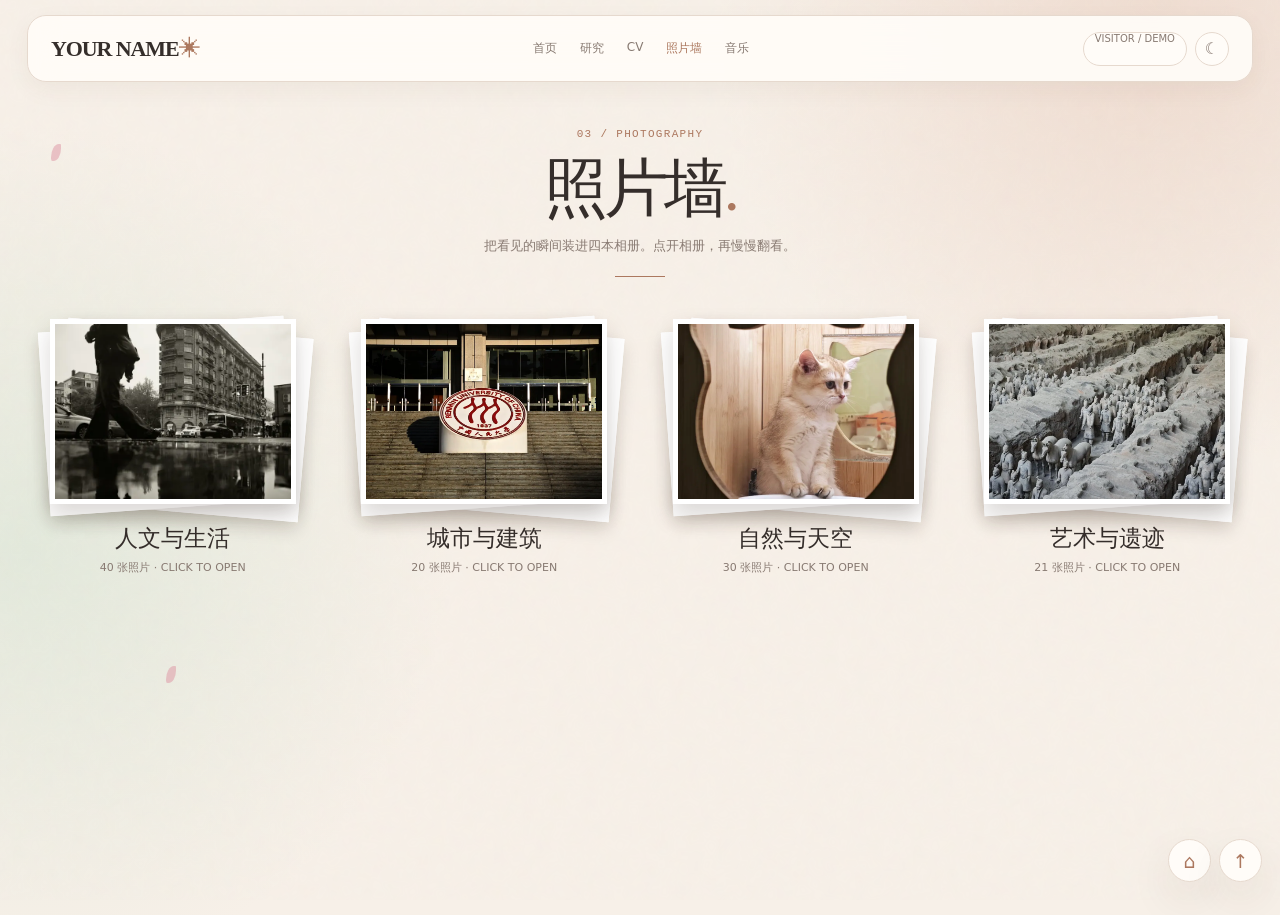
<file: paper-photography-demo.html>
<!doctype html><html lang="zh-CN"><head><meta charset="utf-8"><meta name="viewport" content="width=device-width,initial-scale=1"><meta name="description" content="四类摄影作品的相册墙试稿"><title>Photo · 完整系列试稿</title><link rel="stylesheet" href="paper-sub.css"><script>window.PHOTO_HIGH_RES_ONLY = true;</script><script src="photo-data.js" defer></script><script src="paper-sub.js" defer></script></head>
<body data-page="photo"><span class="petal a"></span><span class="petal b"></span><span class="petal c"></span>
<header class="site-header wrap"><a class="brand" href="paper-blog-full-demo.html">YOUR NAME<b>✳</b></a><nav class="nav" aria-label="主导航"><a href="paper-blog-full-demo.html">首页</a><a href="paper-publications-demo.html">研究</a><a href="paper-cv-demo.html">CV</a><a href="paper-photography-demo.html" aria-current="page">照片墙</a><a href="paper-music-demo.html">音乐</a></nav><div class="head-actions"><span class="visit-chip">VISITOR / DEMO</span><button class="theme-button" data-theme aria-label="切换深色模式">☾</button></div></header>
<main class="page wrap"><section class="intro"><span class="eyebrow">03 / PHOTOGRAPHY</span><h1>照片墙<span style="color:var(--accent)">.</span></h1><p>把看见的瞬间装进四本相册。点开相册，再慢慢翻看。</p><div class="rule"></div></section>
<section aria-label="摄影类别相册"><div id="photo-albums" class="album-grid"></div></section><section id="photo-gallery" class="photo-gallery card panel" hidden><div class="gallery-top"><div><span class="micro">PHOTO ARCHIVE</span><h2 id="gallery-title">相册</h2></div><button class="ghost-btn" id="photo-back" type="button">← 返回相册</button></div><p class="note" id="gallery-count"></p><div id="gallery-grid" class="gallery-grid"></div><button id="gallery-more" class="ghost-btn gallery-more" type="button" hidden>继续加载更多 ↓</button></section></main>
<div id="photo-lightbox" class="photo-lightbox" role="dialog" aria-modal="true" aria-label="照片预览" hidden><button class="lightbox-close" type="button" id="lightbox-close" aria-label="关闭预览">×</button><button type="button" id="photo-prev" aria-label="上一张">‹</button><div class="lightbox-frame"><img id="lightbox-image" alt=""><div class="lightbox-caption"><span id="lightbox-count"></span><a id="lightbox-original" target="_blank" rel="noopener">查看原图 ↗</a></div></div><button type="button" id="photo-next" aria-label="下一张">›</button></div>
<div class="floating-note"><a href="paper-blog-full-demo.html" aria-label="返回主页">⌂</a><button type="button" data-top aria-label="回到顶部">↑</button></div><div class="toast" id="toast" role="status" hidden></div></body></html>
</file>
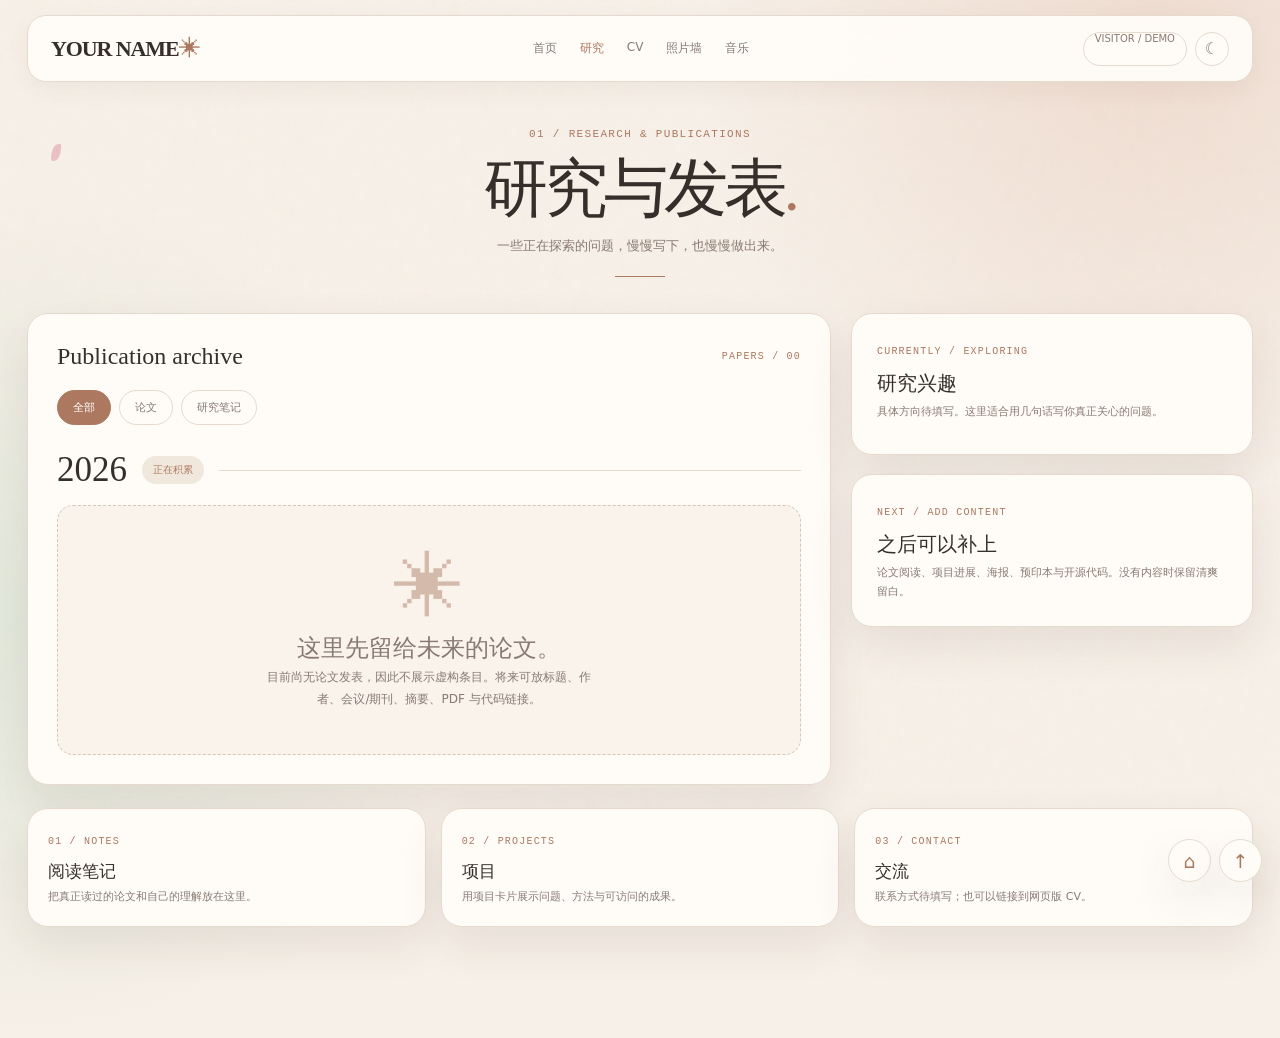
<file: paper-publications-demo.html>
<!doctype html><html lang="zh-CN"><head><meta charset="utf-8"><meta name="viewport" content="width=device-width,initial-scale=1"><meta name="description" content="研究与论文的纸张风格试稿"><title>Pub. · 完整系列试稿</title><link rel="stylesheet" href="paper-sub.css"><script src="paper-sub.js" defer></script></head>
<body data-page="pub"><span class="petal a"></span><span class="petal b"></span><span class="petal c"></span>
<header class="site-header wrap"><a class="brand" href="paper-blog-full-demo.html">YOUR NAME<b>✳</b></a><nav class="nav" aria-label="主导航"><a href="paper-blog-full-demo.html">首页</a><a href="paper-publications-demo.html" aria-current="page">研究</a><a href="paper-cv-demo.html">CV</a><a href="paper-photography-demo.html">照片墙</a><a href="paper-music-demo.html">音乐</a></nav><div class="head-actions"><span class="visit-chip">VISITOR / DEMO</span><button class="theme-button" data-theme aria-label="切换深色模式">☾</button></div></header>
<main class="page wrap"><section class="intro"><span class="eyebrow">01 / RESEARCH & PUBLICATIONS</span><h1>研究与发表<span style="color:var(--accent)">.</span></h1><p>一些正在探索的问题，慢慢写下，也慢慢做出来。</p><div class="rule"></div></section>
<div class="pub-layout"><section class="card archive-card"><div class="panel-top"><h2>Publication archive</h2><span class="micro">PAPERS / 00</span></div><div class="pill-row" aria-label="论文类型"><button class="active" type="button" data-pub-filter="all">全部</button><button type="button" data-pub-filter="paper">论文</button><button type="button" data-pub-filter="note">研究笔记</button></div><div class="archive-year">2026 <span class="soft-tag">正在积累</span></div><div class="pub-empty blank"><div><div class="mark">✳</div><h3>这里先留给未来的论文。</h3><p>目前尚无论文发表，因此不展示虚构条目。将来可放标题、作者、会议/期刊、摘要、PDF 与代码链接。</p></div></div></section>
<aside class="side-stack"><section class="card idea-card"><span class="micro">CURRENTLY / EXPLORING</span><h3>研究兴趣</h3><p>具体方向待填写。这里适合用几句话写你真正关心的问题。</p></section><section class="card idea-card"><span class="micro">NEXT / ADD CONTENT</span><h3>之后可以补上</h3><p>论文阅读、项目进展、海报、预印本与开源代码。没有内容时保留清爽留白。</p></section></aside></div>
<section class="pub-bottom" aria-label="其他研究内容占位"><div class="card"><span class="micro">01 / NOTES</span><strong>阅读笔记</strong><p>把真正读过的论文和自己的理解放在这里。</p></div><div class="card"><span class="micro">02 / PROJECTS</span><strong>项目</strong><p>用项目卡片展示问题、方法与可访问的成果。</p></div><div class="card"><span class="micro">03 / CONTACT</span><strong>交流</strong><p>联系方式待填写；也可以链接到网页版 CV。</p></div></section></main>
<div class="floating-note"><a href="paper-blog-full-demo.html" aria-label="返回主页">⌂</a><button type="button" data-top aria-label="回到顶部">↑</button></div><div class="toast" id="toast" role="status" hidden></div></body></html>
</file>
<file: paper-sub.css>
:root{color-scheme:light;--bg:#f7f0e8;--paper:#fffcf8;--paper-soft:#f1e8dd;--ink:#352e2b;--muted:#887a72;--accent:#ac785f;--sage:#89998a;--line:#e6d9ce;--shadow:0 18px 45px rgba(68,49,38,.09)}
*{box-sizing:border-box}html{scroll-behavior:smooth}body{margin:0;min-height:100vh;color:var(--ink);background:radial-gradient(circle at 90% 4%,#efdcd0,transparent 30%),radial-gradient(circle at 2% 60%,#e3e9dc,transparent 31%),var(--bg);font-family:"Microsoft YaHei",system-ui,sans-serif;-webkit-font-smoothing:antialiased}body:before{content:"";position:fixed;inset:0;z-index:-1;opacity:.14;pointer-events:none;background-image:url("data:image/svg+xml,%3Csvg viewBox='0 0 120 120' xmlns='http://www.w3.org/2000/svg'%3E%3Cfilter id='n'%3E%3CfeTurbulence type='fractalNoise' baseFrequency='.5' numOctaves='2'/%3E%3C/filter%3E%3Crect width='100%25' height='100%25' filter='url(%23n)' opacity='.18'/%3E%3C/svg%3E")}body.dark{color-scheme:dark;--bg:#272421;--paper:#35312c;--paper-soft:#453e37;--ink:#f4e8db;--muted:#bdada0;--accent:#d3a18c;--sage:#a7b6a5;--line:#5b5048;--shadow:0 18px 45px rgba(0,0,0,.16);background:#272421}a{color:inherit;text-decoration:none}button,input{font:inherit}button{cursor:pointer}button:disabled{cursor:not-allowed;opacity:.48}a:focus-visible,button:focus-visible,input:focus-visible{outline:2px solid var(--accent);outline-offset:3px}img{display:block;max-width:100%}.wrap{width:min(1380px,calc(100% - 54px));margin:auto}.site-header{position:sticky;z-index:40;top:10px;min-height:67px;display:flex;align-items:center;gap:24px;margin:15px auto 0;padding:12px 23px;border:1px solid var(--line);border-radius:19px;background:color-mix(in srgb,var(--paper) 92%,transparent);box-shadow:0 8px 25px rgba(70,50,38,.05);backdrop-filter:blur(15px)}.brand{flex:none;font:700 22px Georgia,"Songti SC",serif;letter-spacing:-.05em}.brand b{font-weight:400;color:var(--accent)}.nav{display:flex;justify-content:center;gap:clamp(10px,1.8vw,26px);margin:auto;white-space:nowrap}.nav a{color:var(--muted);font-size:12px}.nav a[aria-current="page"],.nav a:hover{color:var(--accent)}.head-actions{display:flex;gap:8px;align-items:center}.theme-button,.visit-chip{height:34px;border:1px solid var(--line);border-radius:99px;background:var(--paper);color:var(--muted)}.theme-button{width:34px}.visit-chip{padding:0 11px;font-size:10px;white-space:nowrap}.petal{position:fixed;z-index:1;width:10px;height:17px;border-radius:80% 8% 75% 15%;background:#de9aa7;opacity:.55;pointer-events:none;animation:drift 8s ease-in-out infinite alternate}.petal.a{top:16%;left:4%}.petal.b{top:38%;right:5%;animation-delay:-3s}.petal.c{top:74%;left:13%;animation-delay:-5s}@keyframes drift{to{translate:14px 20px;rotate:30deg}}
.page{position:relative;z-index:2;padding:46px 0 110px}.eyebrow,.kicker,.micro,.count,.meta,.smallcap{font-family:ui-monospace,Consolas,monospace;letter-spacing:.12em}.eyebrow{display:block;color:var(--accent);font-size:11px}.intro{max-width:800px;margin:0 auto 36px;text-align:center}.intro h1{margin:13px 0 9px;font:500 clamp(43px,5vw,69px)/1.12 Georgia,"Songti SC",serif;letter-spacing:-.065em}.intro p{margin:0;color:var(--muted);font-size:13px;line-height:1.8}.intro .rule{width:50px;height:1px;margin:19px auto 0;background:var(--accent)}.card{border:1px solid var(--line);border-radius:21px;background:var(--paper);box-shadow:var(--shadow)}.panel{padding:26px}.panel-top{display:flex;justify-content:space-between;align-items:center;gap:10px;margin-bottom:20px}.panel-top h2{margin:0;font:500 24px Georgia,"Songti SC",serif}.micro{color:var(--accent);font-size:10px}.count{color:var(--muted);font-size:10px}.note{color:var(--muted);font-size:12px;line-height:1.8}.soft-tag{display:inline-block;padding:7px 11px;border-radius:99px;background:var(--paper-soft);color:var(--accent);font-size:10px}.pill-row{display:flex;flex-wrap:wrap;gap:8px}.pill-row button{padding:9px 15px;border:1px solid var(--line);border-radius:99px;background:var(--paper);color:var(--muted);font-size:11px}.pill-row button.active,.pill-row button:hover{background:var(--accent);border-color:var(--accent);color:white}.blank{border:1px dashed #d8c5b8;border-radius:16px;background:color-mix(in srgb,var(--paper-soft) 46%,var(--paper));padding:27px;color:var(--muted);font-size:12px;line-height:1.8}.blank strong{display:block;margin-bottom:7px;color:var(--ink);font:500 20px Georgia,"Songti SC",serif}.ghost-btn,.solid-btn{display:inline-flex;justify-content:center;align-items:center;gap:8px;border-radius:99px;padding:11px 17px;font-size:11px}.ghost-btn{border:1px solid var(--line);background:var(--paper);color:var(--accent)}.solid-btn{border:1px solid var(--accent);background:var(--accent);color:white}.floating-note{position:fixed;z-index:30;bottom:18px;right:18px;display:flex;gap:8px}.floating-note a,.floating-note button{display:grid;place-items:center;width:43px;height:43px;border:1px solid var(--line);border-radius:50%;background:var(--paper);color:var(--accent);box-shadow:var(--shadow);font-size:19px}.toast{position:fixed;z-index:90;bottom:72px;left:50%;transform:translateX(-50%);max-width:calc(100% - 30px);padding:11px 17px;border-radius:99px;background:var(--ink);color:var(--paper);box-shadow:var(--shadow);font-size:11px;text-align:center}.toast[hidden]{display:none}
/* Publications: archive and project-card patterns, with no invented publications. */
.pub-layout{display:grid;grid-template-columns:minmax(0,1.5fr) minmax(245px,.75fr);gap:20px}.archive-card{padding:29px}.archive-year{display:flex;align-items:center;gap:15px;margin:25px 0 15px;font:500 35px Georgia,serif}.archive-year:after{content:"";height:1px;flex:1;background:var(--line)}.pub-empty{display:grid;place-items:center;min-height:250px;text-align:center}.pub-empty .mark{font:70px Georgia,serif;color:#d3baab}.pub-empty h3{margin:3px 0;font:500 24px Georgia,"Songti SC",serif}.pub-empty p{margin:0;max-width:330px;color:var(--muted);font-size:12px;line-height:1.8}.side-stack{display:flex;flex-direction:column;gap:19px}.idea-card{padding:25px;min-height:142px}.idea-card h3{margin:12px 0 6px;font:500 20px Georgia,"Songti SC",serif}.idea-card p{margin:0;color:var(--muted);font-size:11px;line-height:1.7}.pub-bottom{display:grid;grid-template-columns:repeat(3,1fr);gap:15px;margin-top:23px}.pub-bottom .card{padding:20px}.pub-bottom strong{display:block;margin:12px 0 5px;font:500 17px Georgia,"Songti SC",serif}.pub-bottom p{margin:0;color:var(--muted);font-size:11px;line-height:1.65}
/* CV: cover, tabs and an editorial two-column resume shell. */
.cv-cover{height:235px;position:relative;overflow:hidden;border-radius:23px;background:#dec5b6}.cv-cover img{width:100%;height:100%;object-fit:cover;filter:saturate(.75)}.cv-cover:after{content:"";position:absolute;inset:0;background:linear-gradient(90deg,rgba(30,25,22,.33),transparent 75%)}.cv-cover span{position:absolute;z-index:1;left:35px;bottom:28px;color:#fffaf3;font:italic 25px Georgia,serif}.cv-tabs{display:flex;gap:10px;margin:24px 0}.cv-tabs button{border:1px solid var(--line);border-radius:99px;padding:10px 17px;background:var(--paper);color:var(--muted);font-size:11px}.cv-tabs button.active{background:var(--accent);border-color:var(--accent);color:white}.cv-main{display:grid;grid-template-columns:minmax(0,1.6fr) minmax(230px,.75fr);gap:19px}.cv-sheet{padding:36px}.cv-sheet h1{margin:0 0 12px;font:500 clamp(30px,3vw,45px) Georgia,"Songti SC",serif}.cv-sheet>.note{max-width:650px}.cv-section{margin-top:34px;padding-top:20px;border-top:1px solid var(--line)}.cv-section h2{margin:0 0 16px;font:500 22px Georgia,"Songti SC",serif}.cv-row{display:grid;grid-template-columns:135px 1fr;gap:13px;padding:12px 0;border-bottom:1px solid var(--line)}.cv-row span{color:var(--accent);font:10px ui-monospace,monospace;letter-spacing:.1em}.cv-row p{margin:0;color:var(--muted);font-size:12px;line-height:1.7}.cv-side{display:flex;flex-direction:column;gap:19px}.cv-side .card{padding:24px}.cv-side h3{margin:0 0 10px;font:500 21px Georgia,"Songti SC",serif}.cv-side p{margin:0;color:var(--muted);font-size:11px;line-height:1.7}.cv-side .ghost-btn{margin-top:17px;width:100%}.update-panel{padding:35px}.update-panel[hidden],.cv-main[hidden]{display:none}
/* Photo: stacked album covers and a responsive thumbnail gallery. */
.album-grid{display:grid;grid-template-columns:repeat(4,minmax(0,1fr));gap:20px;margin-top:33px}.photo-album{min-width:0;border:0;background:none;color:var(--ink);text-align:center}.album-stack{position:relative;display:block;width:88%;aspect-ratio:4/3;margin:5px auto 19px;transition:transform .24s}.photo-album:hover .album-stack{transform:translateY(-6px) rotate(-1deg)}.album-stack:before,.album-stack:after{content:"";position:absolute;inset:0;background:#fff;border:5px solid #fff;box-shadow:0 8px 18px rgba(56,40,30,.14)}.album-stack:before{transform:translate(10px,9px) rotate(5deg)}.album-stack:after{transform:translate(-6px,5px) rotate(-4deg)}.album-stack img{position:relative;z-index:1;width:100%;height:100%;object-fit:cover;border:5px solid #fff;box-shadow:0 12px 22px rgba(56,40,30,.18)}.album-title{display:block;font:500 23px Georgia,"Songti SC",serif}.album-sub{display:block;margin-top:6px;color:var(--muted);font-size:11px}.photo-gallery{margin-top:34px}.gallery-top{display:flex;justify-content:space-between;align-items:center;gap:10px;margin-bottom:18px}.gallery-top h2{margin:0;font:500 28px Georgia,"Songti SC",serif}.gallery-grid{display:grid;grid-template-columns:repeat(5,minmax(0,1fr));gap:11px}.gallery-tile{padding:7px 7px 20px;border:1px solid var(--line);border-radius:5px;background:#fffdf8;box-shadow:0 6px 15px rgba(63,43,33,.08);transition:transform .18s}.gallery-tile:hover{transform:translateY(-3px)}.gallery-tile img{width:100%;height:160px;object-fit:cover}.gallery-more{display:block;margin:22px auto 0}.photo-lightbox{position:fixed;z-index:100;inset:0;display:grid;grid-template-columns:75px 1fr 75px;place-items:center;padding:35px;background:rgba(31,25,22,.88)}.photo-lightbox[hidden]{display:none}.lightbox-frame{min-width:0;max-width:100%;max-height:90vh;display:flex;flex-direction:column;align-items:center}.lightbox-frame img{max-width:100%;max-height:75vh;object-fit:contain;background:#fff;box-shadow:0 20px 65px #0005}.lightbox-caption{display:flex;align-items:center;justify-content:center;gap:20px;margin-top:14px;color:#fff5e9;font-size:11px}.lightbox-caption a{text-decoration:underline;text-underline-offset:3px}.photo-lightbox button{border:0;background:none;color:#fff8ee;font-size:35px}.lightbox-close{position:absolute;top:17px;right:19px}
/* Music: listening stage plus album wall; no source audio or cover files are claimed. */
.music-stage{display:grid;grid-template-columns:minmax(250px,.85fr) minmax(0,1.35fr);gap:20px;min-height:450px;margin:20px 0 37px;padding:26px;border:1px solid #d7e0de;border-radius:26px;background:linear-gradient(120deg,#d8e2df,#e9ebe8 44%,#d6dfd9);box-shadow:var(--shadow)}.music-stage>.card{background:rgba(255,255,255,.69);border-color:rgba(255,255,255,.66);box-shadow:0 11px 30px rgba(60,78,72,.08)}.music-disc-panel{display:flex;flex-direction:column;align-items:center;justify-content:center;padding:30px;text-align:center}.music-disc{width:min(250px,75%);aspect-ratio:1;border-radius:50%;display:grid;place-items:center;background:repeating-radial-gradient(circle,#728d88 0 2px,#94aaa3 3px 4px,#6f8782 5px 8px);box-shadow:0 12px 25px rgba(41,61,58,.23)}.music-disc.spin{animation:spin 12s linear infinite}@keyframes spin{to{transform:rotate(360deg)}}.music-disc-core{width:37%;height:37%;display:grid;place-items:center;border:6px solid #fffdf7;border-radius:50%;background:#cbb6a4;color:#fff;font:30px Georgia,serif}.music-disc-panel h2{margin:22px 0 4px;font:500 25px Georgia,"Songti SC",serif}.music-disc-panel p{margin:0 0 19px;color:var(--muted);font-size:11px}.music-progress{width:100%;height:4px;background:#c8d4d1;border-radius:10px}.music-progress i{display:block;width:0;height:100%;background:var(--accent)}.music-controls{display:flex;gap:22px;align-items:center;margin-top:20px}.music-controls button{border:0;background:none;color:var(--ink);font-size:20px}.music-controls .main-play{display:grid;place-items:center;width:43px;height:43px;border-radius:50%;background:var(--accent);color:white}.music-info{padding:28px}.music-tabs{display:flex;justify-content:center;gap:6px}.music-tabs button{padding:10px 30px;border:0;border-radius:99px;background:#fff8;color:var(--muted);font-size:11px}.music-tabs button.active{background:var(--accent);color:#fff}.music-info-content{min-height:280px;display:grid;place-items:center;text-align:center}.music-info-content h3{margin:0 0 10px;font:500 25px Georgia,"Songti SC",serif}.music-info-content p{margin:0;color:var(--muted);font-size:12px;line-height:1.8}.music-wall-heading{display:flex;align-items:end;justify-content:space-between;margin-bottom:20px}.music-wall-heading h2{margin:4px 0 0;font:500 32px Georgia,"Songti SC",serif}.music-wall{display:grid;grid-template-columns:repeat(4,minmax(0,1fr));gap:17px}.music-album{min-width:0;padding:13px;border:1px solid var(--line);border-radius:16px;background:var(--paper);text-align:left;color:var(--ink);box-shadow:var(--shadow);transition:transform .2s,box-shadow .2s}.music-album:hover{transform:translateY(-5px);box-shadow:0 16px 30px rgba(70,48,38,.17)}.music-album.selected{border-color:var(--accent);box-shadow:0 0 0 3px color-mix(in srgb,var(--accent) 17%,transparent),0 17px 30px rgba(70,48,38,.17)}.music-art{position:relative;width:100%;aspect-ratio:1;display:grid;place-items:center;overflow:hidden;border-radius:8px;background:linear-gradient(135deg,var(--c1),var(--c2))}.music-art:before{content:"";position:absolute;width:72%;aspect-ratio:1;border:1px solid #fff7;border-radius:50%;box-shadow:0 0 0 18px #fff2,0 0 0 36px #fff1}.music-art span{position:relative;max-width:80%;color:#fff;text-align:center;font:italic 28px Georgia,"Songti SC",serif;text-shadow:0 3px 10px #0004}.music-album strong{display:block;margin:13px 0 4px;font:500 17px Georgia,"Songti SC",serif}.music-album small{color:var(--muted);font-size:10px}
@media(max-width:1020px){.nav{gap:12px}.nav a{font-size:11px}.visit-chip{display:none}.pub-layout,.cv-main{grid-template-columns:1fr}.side-stack{display:grid;grid-template-columns:1fr 1fr}.gallery-grid{grid-template-columns:repeat(4,1fr)}.music-wall{grid-template-columns:repeat(3,1fr)}}
@media(max-width:700px){.wrap{width:calc(100% - 28px)}.site-header{top:5px;margin-top:6px;gap:12px;padding:10px 14px}.brand{font-size:17px}.nav{margin-left:auto;overflow:auto;justify-content:flex-start}.nav a{font-size:10px}.page{padding-top:35px}.intro h1{font-size:43px}.pub-bottom{grid-template-columns:1fr}.cv-cover{height:180px}.cv-sheet{padding:23px}.album-grid{grid-template-columns:repeat(2,1fr);gap:24px 12px}.gallery-grid{grid-template-columns:repeat(3,1fr)}.gallery-tile img{height:130px}.music-stage{grid-template-columns:1fr}.music-wall{grid-template-columns:repeat(2,1fr)}.photo-lightbox{grid-template-columns:38px 1fr 38px;padding:18px 5px}}
@media(max-width:480px){.nav a:nth-child(n+5){display:none}.intro h1{font-size:38px}.side-stack{display:flex}.cv-row{grid-template-columns:1fr;gap:4px}.album-title{font-size:18px}.gallery-grid{grid-template-columns:repeat(2,1fr)}.gallery-tile img{height:125px}.music-stage{padding:11px}.music-info{padding:18px}.music-wall{gap:10px}.music-album{padding:8px}.music-album strong{font-size:14px}.music-art span{font-size:20px}}
@media(prefers-reduced-motion:reduce){*,*:before,*:after{animation-duration:.01ms!important;scroll-behavior:auto!important}}
</file>
<file: music-covers.css>
.music-display {
  position: relative;
  width: min(258px, 78%);
  aspect-ratio: 1;
  margin: 0 auto;
  isolation: isolate;
}

.music-display .music-disc {
  width: 100%;
  height: 100%;
  transition: transform .4s ease;
}

.music-display.has-cover .music-disc {
  position: absolute;
  top: 2%;
  left: 14%;
  width: 94%;
  height: 94%;
  transform: rotate(16deg);
}

.music-stage-cover:not([hidden]) {
  position: absolute;
  z-index: 1;
  top: 3%;
  left: 0;
  display: block;
  width: 83%;
  aspect-ratio: 1;
  border: 5px solid #f9f7f3;
  border-radius: 5px;
  object-fit: cover;
  box-shadow: 0 12px 27px #24312c42,
    0 0 35px color-mix(in srgb, var(--album-glow) 35%, transparent);
}

.music-art.has-cover::before,
.music-art.has-cover span { display: none; }

.music-art img {
  display: block;
  width: 100%;
  height: 100%;
  object-fit: cover;
  transition: transform .3s ease;
}

.music-album:hover .music-art,
.music-album.selected .music-art {
  box-shadow: 0 0 26px color-mix(in srgb, var(--c1) 38%, transparent);
}

.music-album:hover .music-art img { transform: scale(1.04); }

@media (prefers-reduced-motion: reduce) {
  .music-art img,
  .music-display .music-disc { transition: none; }
}

.music-stage .music-disc-panel { min-width: 0; padding: 32px 28px; }
.music-stage .music-info { display: flex; flex-direction: column; min-width: 0; padding: 33px 30px; }
.music-stage .music-info-content { display: block; min-height: 0; flex: 1; text-align: left; }
.music-detail-inner { width: 100%; }
.music-detail-inner h3 { margin: 0; font-size: 25px; }
.music-detail-inner p { line-height: 1.7; }
.music-detail-inner .music-track-count { margin: 3px 0 14px; color: var(--muted); font: 10px/1.4 ui-monospace, monospace; letter-spacing: .12em; }
.music-tracklist { margin: 0; padding: 0; list-style: none; }
.music-tracklist li { margin: 0; }
.music-track { display: grid; grid-template-columns: 28px minmax(0,1fr) 35px; align-items: center; gap: 11px; width: 100%; min-height: 58px; padding: 6px 10px; border: 0; border-bottom: 1px solid var(--line); background: transparent; color: var(--ink); text-align: left; cursor: pointer; }
.music-track:hover, .music-track.active { background: #d8e2df88; border-radius: 8px; }
.music-track > span:first-child, .music-track > span:last-child { color: var(--muted); font-size: 11px; font-variant-numeric: tabular-nums; }
.music-track-copy { display: flex; flex-direction: column; min-width: 0; gap: 3px; }
.music-track-copy strong { overflow: hidden; text-overflow: ellipsis; white-space: nowrap; font-weight: 600; font-size: 12px; }
.music-track-copy small { overflow: hidden; color: var(--muted); font-size: 10px; text-overflow: ellipsis; white-space: nowrap; }
.music-disc-panel .music-controls { gap: 15px; margin-top: 14px; }
.music-disc-panel .music-controls button { display: grid; place-items: center; width: 28px; height: 28px; border: 1px solid var(--line); border-radius: 50%; background: #fff9; font-size: 19px; cursor: pointer; }
.music-disc-panel .music-controls span { color: var(--muted); font-size: 10px; letter-spacing: .12em; }
.music-mini-player { width: min(100%, 370px); margin-top: 26px; padding: 13px 15px 11px; border: 1px solid #d8dfdc; border-radius: 13px; background: #f8faf8; text-align: left; box-shadow: 0 6px 20px #314b4510; }
.music-mini-top, .music-mini-bottom { display: flex; align-items: center; justify-content: space-between; gap: 10px; }
.music-mini-top span:first-child { overflow: hidden; color: var(--ink); font-size: 11px; font-weight: 600; text-overflow: ellipsis; white-space: nowrap; }
.music-mini-top span:last-child { flex: none; color: var(--muted); font: 10px ui-monospace, monospace; }
.music-mini-timeline { width: 100%; height: 4px; margin: 13px 0 9px; overflow: hidden; border-radius: 4px; background: #d8e0dc; }
.music-mini-timeline i { display: block; width: 0; height: 100%; border-radius: inherit; background: #77958c; transition: width .2s linear; }
.music-mini-bottom span { color: var(--muted); font: 9px ui-monospace, monospace; letter-spacing: .11em; }
.music-mini-bottom button { display: grid; place-items: center; width: 28px; height: 28px; border: 0; border-radius: 50%; background: #829f95; color: white; font-size: 12px; cursor: pointer; }
.music-mini-bottom button:disabled { opacity: .4; cursor: default; }
.spotify-shell { display: flex; flex-direction: column; width: min(100%, 370px); margin-top: 10px; padding: 9px; border: 1px solid #d8dfdc; border-radius: 13px; background: #f8faf8; }
.spotify-shell[hidden] { display: none; }
.spotify-shell-head { display: flex; justify-content: space-between; align-items: center; padding: 1px 4px 8px; color: var(--muted); font: 9px ui-monospace, monospace; letter-spacing: .08em; }
.spotify-shell-head button { border: 0; background: transparent; color: var(--muted); font: 10px system-ui, sans-serif; cursor: pointer; }
.spotify-player { width: 100%; height: 80px; overflow: hidden; border-radius: 10px; background: #172120; }
.spotify-player[hidden] { display: none; }
.spotify-player iframe { display: block; width: 100%; height: 80px; border: 0; }
.spotify-hint { max-width: 370px; margin: 7px 2px 3px !important; color: var(--muted); font-size: 10px !important; line-height: 1.55; }
.spotify-hint[hidden], .spotify-album-link[hidden] { display: none; }
.spotify-album-link { align-self: center; margin: 3px 0 2px; color: var(--accent); font-size: 10px; text-decoration: none; }
.spotify-album-link:hover { text-decoration: underline; }
@media (max-width: 700px) {
  .music-stage .music-info { padding: 24px 18px; }
  .music-track { min-height: 58px; }
}
</file>
